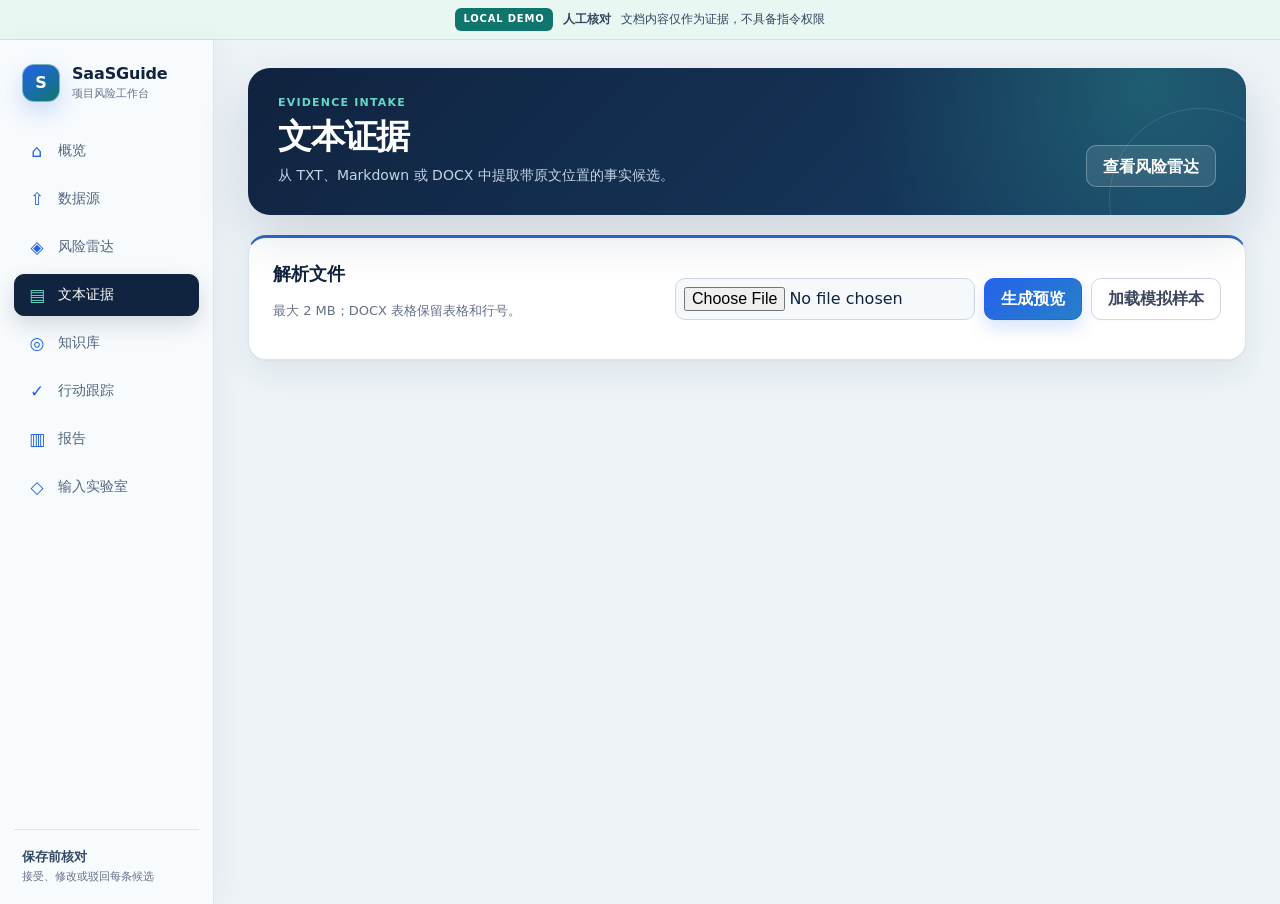
<file: evidence-intake.html>
<!doctype html><html lang="zh-CN"><head><meta charset="UTF-8"><meta name="viewport" content="width=device-width,initial-scale=1"><meta name="description" content="SaaSGuide 文本证据接入"><title>SaaSGuide｜文本证据</title><link rel="icon" href="data:,"><link rel="stylesheet" href="v2-shell.css"><link rel="stylesheet" href="evidence-intake.css"></head><body><div class="demo-notice" role="note"><span class="demo-notice__badge">LOCAL DEMO</span><strong>人工核对</strong><span>文档内容仅作为证据，不具备指令权限</span></div><div class="app-shell">
<aside class="sidebar" aria-label="主导航"><a class="brand" href="/"><span class="brand__mark">S</span><span><strong>SaaSGuide</strong><small>项目风险工作台</small></span></a><nav class="nav-list"><a href="/"><span>⌂</span>概览</a><a href="/data-sources"><span>⇧</span>数据源</a><a href="/risk-radar"><span>◈</span>风险雷达</a><a class="is-active" href="/evidence-intake" aria-current="page"><span>▤</span>文本证据</a><a href="/knowledge-base"><span>◎</span>知识库</a><a href="/action-tracker"><span>✓</span>行动跟踪</a><a href="/reports"><span>▥</span>报告</a><a href="/input-lab"><span>◇</span>输入实验室</a></nav><div class="sidebar__footer"><strong>保存前核对</strong><small>接受、修改或驳回每条候选</small></div></aside>
<main class="main-content"><header class="page-header"><div><p class="eyebrow">EVIDENCE INTAKE</p><h1>文本证据</h1><p class="subtitle">从 TXT、Markdown 或 DOCX 中提取带原文位置的事实候选。</p></div><a class="secondary-button" href="/risk-radar">查看风险雷达</a></header>
<section class="panel"><div><h2>解析文件</h2><p>最大 2 MB；DOCX 表格保留表格和行号。</p></div><div class="actions"><input id="file" type="file" accept=".txt,.md,.docx"><button id="upload" class="primary-button">生成预览</button><button id="sample" class="secondary-button">加载模拟样本</button></div></section><div id="message" class="message hidden" role="status"></div>
<section id="summary" class="hidden"><div class="heading"><div><h2>解析摘要</h2><p id="source"></p></div><span id="model" class="badge"></span></div><div id="metrics" class="metrics"></div></section>
<section id="review" class="hidden"><div class="heading"><div><h2>人工核对</h2><p>逐条选择接受、修改后接受或驳回。</p></div></div><div id="cards" class="cards"></div><div class="save"><label>核对人<input id="reviewer" value="本地演示用户" maxlength="80"></label><button id="save" class="primary-button">保存核对结果</button></div></section>
</main></div><script src="shell.js"></script><script src="evidence-intake.js"></script></body></html>
</file>
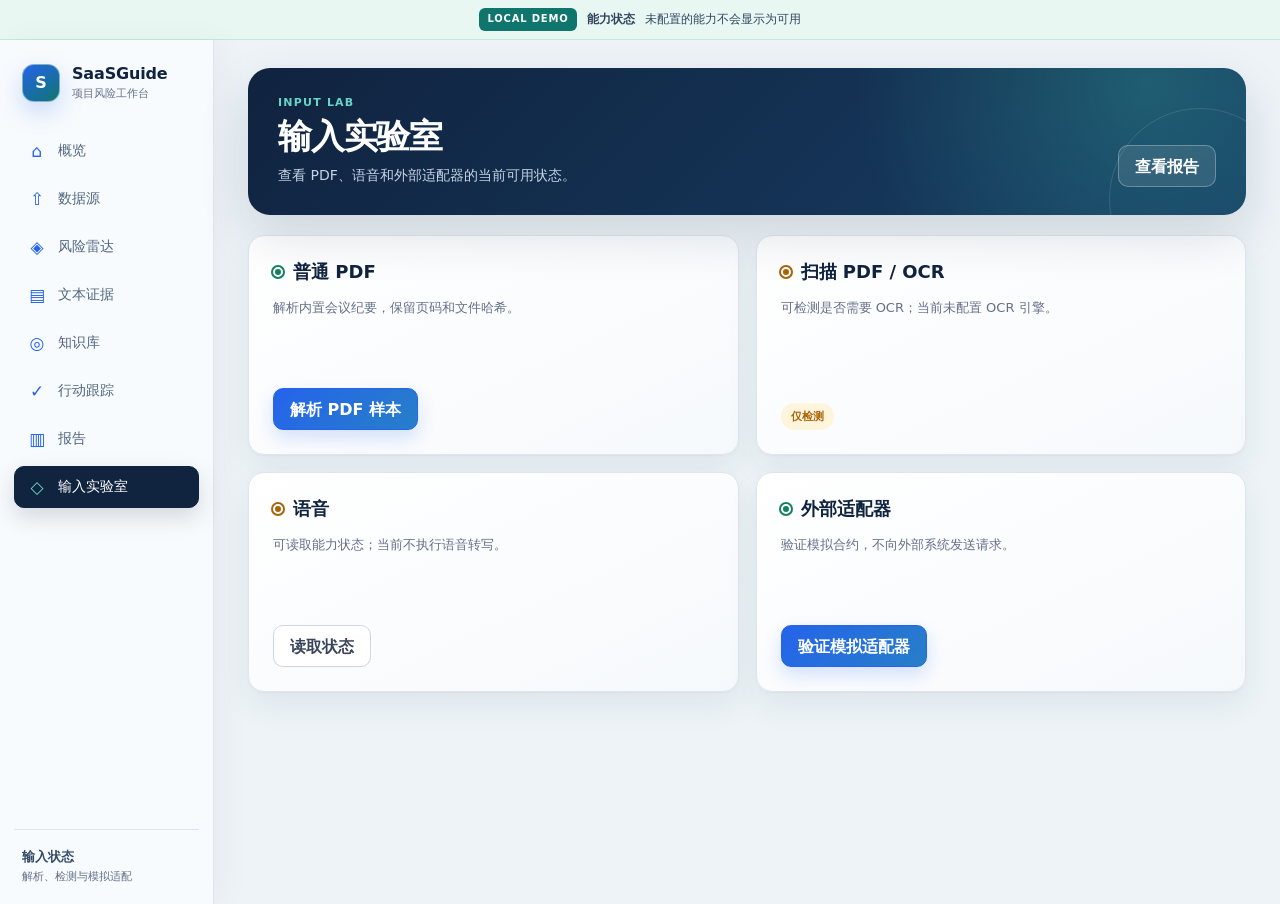
<file: input-lab.html>
<!doctype html><html lang="zh-CN"><head><meta charset="UTF-8"><meta name="viewport" content="width=device-width,initial-scale=1"><meta name="description" content="SaaSGuide 输入能力状态"><title>SaaSGuide｜输入实验室</title><link rel="icon" href="data:,"><link rel="stylesheet" href="v2-shell.css"><link rel="stylesheet" href="input-lab.css"></head><body><div class="demo-notice" role="note"><span class="demo-notice__badge">LOCAL DEMO</span><strong>能力状态</strong><span>未配置的能力不会显示为可用</span></div><div class="app-shell">
<aside class="sidebar" aria-label="主导航"><a class="brand" href="/"><span class="brand__mark">S</span><span><strong>SaaSGuide</strong><small>项目风险工作台</small></span></a><nav class="nav-list"><a href="/"><span>⌂</span>概览</a><a href="/data-sources"><span>⇧</span>数据源</a><a href="/risk-radar"><span>◈</span>风险雷达</a><a href="/evidence-intake"><span>▤</span>文本证据</a><a href="/knowledge-base"><span>◎</span>知识库</a><a href="/action-tracker"><span>✓</span>行动跟踪</a><a href="/reports"><span>▥</span>报告</a><a class="is-active" href="/input-lab" aria-current="page"><span>◇</span>输入实验室</a></nav><div class="sidebar__footer"><strong>输入状态</strong><small>解析、检测与模拟适配</small></div></aside>
<main class="main-content"><header class="page-header"><div><p class="eyebrow">INPUT LAB</p><h1>输入实验室</h1><p class="subtitle">查看 PDF、语音和外部适配器的当前可用状态。</p></div><a class="secondary-button" href="/reports">查看报告</a></header><div id="message" class="message hidden"></div>
<div class="grid"><section><div class="capability-heading"><span class="status-dot is-ready"></span><h2>普通 PDF</h2></div><p>解析内置会议纪要，保留页码和文件哈希。</p><button id="pdf" class="primary-button">解析 PDF 样本</button><div id="pdf-result" class="result"></div></section>
<section><div class="capability-heading"><span class="status-dot is-limited"></span><h2>扫描 PDF / OCR</h2></div><p>可检测是否需要 OCR；当前未配置 OCR 引擎。</p><span class="status-label">仅检测</span></section>
<section><div class="capability-heading"><span class="status-dot is-limited"></span><h2>语音</h2></div><p>可读取能力状态；当前不执行语音转写。</p><button id="voice" class="secondary-button">读取状态</button><div id="voice-result" class="result"></div></section>
<section><div class="capability-heading"><span class="status-dot is-ready"></span><h2>外部适配器</h2></div><p>验证模拟合约，不向外部系统发送请求。</p><button id="adapter" class="primary-button">验证模拟适配器</button><div id="adapter-result" class="result"></div></section></div>
</main></div><script src="shell.js"></script><script src="input-lab.js"></script></body></html>
</file>
<file: v2-shell.css>
:root {
  --ink: #10233f;
  --ink-soft: #334966;
  --muted: #647089;
  --muted-light: #8893a8;
  --line: #dfe5ef;
  --line-strong: #cfd7e5;
  --surface: #ffffff;
  --surface-subtle: #f6f9fc;
  --canvas: #edf3f7;
  --brand: #2563eb;
  --brand-dark: #1747b8;
  --brand-soft: #e8f0ff;
  --danger: #c93850;
  --danger-soft: #fff0f3;
  --warning: #a86408;
  --warning-soft: #fff4dc;
  --success: #14805e;
  --success-soft: #e8f7f1;
  --info: #3168c6;
  --info-soft: #eef5ff;
  --sidebar: #f8fbfd;
  --sidebar-active: #10233f;
  --shadow-card: 0 1px 2px rgba(16,35,63,.04), 0 14px 32px rgba(42,64,91,.07);
  --shadow-raised: 0 20px 50px rgba(16,35,63,.14);
  font-family: "Segoe UI", "Microsoft YaHei", system-ui, sans-serif;
  color: var(--ink);
  background: var(--canvas);
}

* { box-sizing: border-box; }
html { background: var(--canvas); scroll-behavior: smooth; }
body { margin: 0; min-width: 320px; background: var(--canvas); color: var(--ink); }
button, input, select, textarea, a { font: inherit; }
button { cursor: pointer; }
button, a, input, select, textarea, summary { -webkit-tap-highlight-color: transparent; }
button:focus-visible, a:focus-visible, input:focus-visible, select:focus-visible, textarea:focus-visible, summary:focus-visible {
  outline: 3px solid rgba(97, 87, 231, .25);
  outline-offset: 2px;
}
.is-hidden, .hidden { display: none !important; }

.demo-notice, .notice {
  min-height: 36px;
  display: flex;
  align-items: center;
  justify-content: center;
  gap: 10px;
  padding: 8px 20px;
  color: #31455f;
  background: #e9f7f3;
  border-bottom: 1px solid #c7e6dc;
  font-size: 12px;
  line-height: 1.45;
}
.demo-notice__badge, .notice b {
  padding: 4px 8px;
  border-radius: 6px;
  background: #0f766e;
  color: #fff;
  font-size: 10px;
  font-weight: 800;
  letter-spacing: .08em;
}
.demo-notice p, .notice p { margin: 0; }

.app-shell, .shell, .layout { display: flex; min-height: calc(100vh - 36px); }
.sidebar, .shell > aside, .layout > aside {
  width: 214px;
  flex: 0 0 214px;
  display: flex;
  flex-direction: column;
  padding: 24px 14px 20px;
  border-right: 1px solid var(--line);
  background: var(--sidebar);
  color: var(--ink);
  box-shadow: 10px 0 30px rgba(16,35,63,.035);
}
.brand {
  display: flex !important;
  align-items: center;
  gap: 12px;
  width: auto !important;
  height: auto !important;
  margin: 0 8px 28px;
  color: var(--ink);
  text-decoration: none;
  background: none !important;
}
.brand__mark {
  width: 38px;
  height: 38px;
  display: grid;
  place-items: center;
  border: 1px solid rgba(255,255,255,.45);
  border-radius: 12px;
  background: linear-gradient(145deg, #2563eb, #0f766e);
  box-shadow: 0 10px 24px rgba(37,99,235,.22);
  color: #fff;
  font-weight: 800;
}
.brand strong, .brand small, .sidebar__footer strong, .sidebar__footer small { display: block; }
.brand strong { font-size: 16px; letter-spacing: -.01em; }
.brand small, .sidebar__footer small { margin-top: 3px; color: var(--muted); font-size: 11px; }
.nav-list { display: grid !important; gap: 6px !important; margin: 0 !important; }
.nav-list a {
  min-height: 42px;
  display: flex;
  align-items: center;
  gap: 12px;
  padding: 10px 13px;
  border: 1px solid transparent;
  border-radius: 10px;
  color: #52667f;
  text-decoration: none;
  font-size: 14px;
  transition: color 160ms ease, background-color 160ms ease, border-color 160ms ease;
}
.nav-list a:hover { background: #edf3f8; color: var(--ink); }
.nav-list a.is-active {
  border-color: #10233f;
  background: var(--sidebar-active);
  color: #fff;
  box-shadow: 0 9px 22px rgba(16,35,63,.16);
}
.nav-list a span { width: 18px; text-align: center; color: var(--brand); font-size: 17px; }
.nav-list a.is-active span { color: #66d7c7; }
.sidebar__footer { margin-top: auto; padding: 18px 8px 0; border-top: 1px solid var(--line); color: var(--ink-soft); font-size: 13px; }

.main-content, .shell > main, .layout > main { width: calc(100% - 214px); max-width: 1580px; padding: 28px 34px 80px; }
.page-header { position: relative; overflow: hidden; display: flex; align-items: flex-end; justify-content: space-between; gap: 28px; margin-bottom: 20px; padding: 28px 30px; border-radius: 22px; background: radial-gradient(circle at 90% 10%, rgba(56,189,168,.28), transparent 32%), linear-gradient(135deg,#10233f,#173d64); color: #fff; box-shadow: var(--shadow-raised); }
.page-header::after { content: ""; position: absolute; right: -45px; bottom: -75px; width: 180px; height: 180px; border: 1px solid rgba(255,255,255,.12); border-radius: 50%; }
.eyebrow { margin: 0 0 7px; color: var(--brand); font-size: 11px; font-weight: 800; letter-spacing: .11em; }
.page-header .eyebrow { color: #66d7c7; }
.page-header h1 { margin: 0; font-size: clamp(27px, 3vw, 34px); line-height: 1.18; letter-spacing: -.035em; }
.subtitle { max-width: 720px; margin: 8px 0 0; color: var(--muted); font-size: 14px; line-height: 1.7; }
.page-header .subtitle { color: #c6d5e5; }
.page-header .secondary-button { position: relative; z-index: 1; border-color: rgba(255,255,255,.28); background: rgba(255,255,255,.1); color: #fff; }
.page-header .secondary-button:hover { background: rgba(255,255,255,.18); }

.primary-button, .secondary-button, .button {
  min-height: 42px;
  display: inline-flex;
  justify-content: center;
  align-items: center;
  gap: 7px;
  padding: 10px 16px;
  border-radius: 10px;
  text-decoration: none;
  font-weight: 700;
  line-height: 1.2;
  transition: background-color 160ms ease, border-color 160ms ease, box-shadow 160ms ease, color 160ms ease;
}
.primary-button, .button:not(.secondary) { border: 1px solid var(--brand); background: linear-gradient(135deg,var(--brand),#277fc8); color: #fff; box-shadow: 0 8px 18px rgba(37,99,235,.18); }
.primary-button:hover:not(:disabled), .button:not(.secondary):hover { border-color: var(--brand-dark); background: var(--brand-dark); box-shadow: 0 8px 18px rgba(97,87,231,.22); }
.secondary-button, .button.secondary { border: 1px solid var(--line-strong); background: #fff; color: #3b465d; box-shadow: 0 1px 2px rgba(17,26,46,.025); }
.secondary-button:hover:not(:disabled), .button.secondary:hover { border-color: #b8c2d3; background: var(--surface-subtle); }
.primary-button:disabled, .secondary-button:disabled, .button:disabled { cursor: not-allowed; opacity: .48; box-shadow: none; }

.card, .panel, .content-panel, .main-content > section, .shell main > section, .layout main > section {
  margin-bottom: 20px;
  padding: 24px;
  border: 1px solid var(--line);
  border-radius: 18px;
  background: var(--surface);
  box-shadow: var(--shadow-card);
}
.card h2, .panel h2, .content-panel h2, .main-content > section h2, .shell main > section h2, .layout main > section h2 { margin: 0; font-size: 18px; line-height: 1.35; }
.card p, .panel p, .content-panel p, .main-content > section p, .shell main > section p, .layout main > section p { color: var(--muted); font-size: 13px; line-height: 1.7; }
.section-heading, .heading, .section-title { display: flex; align-items: center; justify-content: space-between; gap: 20px; margin-bottom: 20px; }
.section-heading h2, .heading h2, .section-title h2 { margin: 0; }
.section-heading p, .heading p, .section-title p { margin: 6px 0 0; }

.message { position: relative; margin: 0 0 20px; padding: 14px 16px 14px 42px; border: 1px solid #cfe0f8; border-radius: 12px; background: var(--info-soft); color: #24589f; font-size: 13px; line-height: 1.6; }
.message::before { content: "i"; position: absolute; left: 16px; top: 14px; width: 18px; height: 18px; display: grid; place-items: center; border-radius: 50%; background: currentColor; color: #fff; font-size: 11px; font-weight: 800; }
.message.error { border-color: #f1c4cc; background: var(--danger-soft); color: #92283a; }
.message.error::before { content: "!"; }
.badge, .source-badge, .validation-badge { display: inline-flex; align-items: center; min-height: 28px; padding: 5px 10px; border-radius: 999px; background: var(--brand-soft); color: var(--brand-dark); font-size: 11px; font-weight: 800; white-space: nowrap; }
.workflow-strip { display: grid; grid-template-columns: repeat(6,minmax(0,1fr)); gap: 1px; overflow: hidden; margin: 0 0 20px; padding: 0 !important; border: 1px solid var(--line); border-radius: 18px; background: var(--line); box-shadow: var(--shadow-card); }
.workflow-step { min-width: 0; padding: 15px 13px; background: #fff; }
.workflow-step b { display: block; margin-bottom: 4px; color: var(--ink); font-size: 12px; }
.workflow-step small { display: block; color: var(--muted); font-size: 10px; line-height: 1.45; }
.workflow-step::before { content: attr(data-step); display: inline-grid; place-items: center; width: 23px; height: 23px; margin-bottom: 9px; border-radius: 8px; background: var(--brand-soft); color: var(--brand); font-size: 10px; font-weight: 800; }
.workflow-step.is-human::before { background: var(--success-soft); color: var(--success); }
.metrics, .summary-grid { display: grid; grid-template-columns: repeat(4, minmax(0, 1fr)); gap: 14px; }
.metric { min-width: 0; padding: 17px; border: 1px solid var(--line); border-radius: 13px; background: linear-gradient(180deg,#fff,var(--surface-subtle)); }
.metric b, .metric strong { display: block; font-size: 27px; line-height: 1.08; font-variant-numeric: tabular-nums; }
.metric span { display: block; margin-top: 7px; color: var(--muted); font-size: 11px; }

input, select, textarea { border: 1px solid var(--line-strong); border-radius: 10px; background: #fff; color: var(--ink); transition: border-color 160ms ease, box-shadow 160ms ease; }
input:hover, select:hover, textarea:hover { border-color: #b7c1d2; }
input:focus, select:focus, textarea:focus { outline: none; border-color: var(--brand); box-shadow: 0 0 0 3px rgba(97,87,231,.14); }
input:disabled, select:disabled, textarea:disabled { cursor: not-allowed; background: #f0f2f6; color: var(--muted); }

@media (max-width: 1100px) { .main-content, .shell > main, .layout > main { padding-inline: 28px; } }
@media (max-width: 980px) {
  .metrics, .summary-grid { grid-template-columns: repeat(2, minmax(0, 1fr)); }
  .page-header { align-items: flex-start; flex-direction: column; }
  .workflow-strip { grid-template-columns: repeat(3,minmax(0,1fr)); }
}
@media (max-width: 700px) {
  .demo-notice, .notice { align-items: flex-start; justify-content: flex-start; flex-wrap: wrap; padding-inline: 14px; }
  .app-shell, .shell, .layout { display: block; }
  .sidebar, .shell > aside, .layout > aside { width: 100%; padding: 14px; }
  .brand { margin: 0 4px 14px; }
  .nav-list { display: flex !important; overflow-x: auto; padding: 2px 0 6px; scrollbar-width: thin; overscroll-behavior-inline: contain; }
  .nav-list a { flex: 0 0 auto; }
  .nav-list a.is-active { box-shadow: 0 7px 16px rgba(16,35,63,.15); }
  .sidebar__footer { display: none; }
  .main-content, .shell > main, .layout > main { width: 100%; padding: 24px 14px 56px; }
  .page-header { gap: 18px; margin-bottom: 18px; padding: 24px 20px; border-radius: 18px; }
  .page-header h1 { font-size: 28px; }
  .section-heading, .heading, .section-title { align-items: flex-start; flex-direction: column; }
  .card, .panel, .content-panel, .main-content > section, .shell main > section, .layout main > section { padding: 20px; border-radius: 15px; }
}
@media (max-width: 520px) { .workflow-strip { grid-template-columns: 1fr 1fr; } }
@media (max-width: 420px) { .metrics, .summary-grid { grid-template-columns: 1fr; } }
@media (prefers-reduced-motion: reduce) {
  *, *::before, *::after { scroll-behavior: auto !important; transition-duration: .01ms !important; animation-duration: .01ms !important; animation-iteration-count: 1 !important; }
}
</file>
<file: evidence-intake.css>
.panel { display: flex; align-items: center; justify-content: space-between; gap: 24px; border-top: 3px solid var(--info) !important; }
.actions { display: flex; align-items: center; justify-content: flex-end; gap: 9px; flex-wrap: wrap; }
.actions input { max-width: 300px; padding: 8px; background: var(--surface-subtle); }
.cards { display: grid; gap: 13px; }
.card { padding: 17px; border-left: 4px solid var(--success); box-shadow: none; }
.card.suspicious { border-color: #e7c36d; border-left-color: var(--warning); background: #fffaf0; }
.card-head { display: flex; justify-content: space-between; gap: 12px; padding-bottom: 10px; border-bottom: 1px solid var(--line); }
.card-head small { color: var(--muted-light); }
.card code { display: block; margin: 12px 0; padding: 12px; border-radius: 9px; background: var(--surface-subtle); white-space: pre-wrap; overflow-wrap: anywhere; color: var(--ink-soft); font-family: inherit; line-height: 1.7; }
.card select, .save input { min-height: 40px; padding: 8px 10px; }
.card label { color: var(--muted); font-size: 12px; font-weight: 700; }
.save { display: flex; align-items: center; justify-content: space-between; gap: 18px; margin-top: 20px; padding: 19px; border: 1px solid #d9d4ff; border-radius: 12px; background: #faf9ff; }
.save label { display: flex; align-items: center; gap: 9px; font-size: 12px; font-weight: 700; }
@media (max-width:700px) {
  .panel, .save { align-items: stretch; flex-direction: column; }
  .actions { justify-content: stretch; }
  .actions > * { width: 100%; max-width: none; }
  .card-head { flex-direction: column; }
}
</file>
<file: input-lab.css>
.grid { display: grid; grid-template-columns: repeat(2,minmax(0,1fr)); gap: 17px; }
.grid section { min-width: 0; min-height: 220px; display: flex; align-items: flex-start; flex-direction: column; padding: 24px; border: 1px solid var(--line); border-radius: 16px; background: linear-gradient(155deg,#fff,var(--surface-subtle)); box-shadow: var(--shadow-card); }
.grid section h2 { margin: 0; font-size: 18px; }
.grid section p { color: var(--muted); font-size: 13px; line-height: 1.7; }
.grid section button, .grid section .status-label { margin-top: auto; }
.capability-heading { display: flex; align-items: center; gap: 10px; }
.status-dot { width: 10px; height: 10px; border: 2px solid #fff; border-radius: 50%; box-shadow: 0 0 0 2px currentColor; }
.status-dot.is-ready { background: var(--success); color: var(--success); }
.status-dot.is-limited { background: var(--warning); color: var(--warning); }
.status-label { display: inline-flex; padding: 6px 10px; border-radius: 999px; background: var(--warning-soft); color: var(--warning); font-size: 11px; font-weight: 800; }
.result { width: 100%; min-height: 44px; margin-top: 15px; padding: 13px; border: 1px solid #ddd8ff; border-radius: 10px; background: #f7f5ff; color: var(--ink-soft); font-size: 12px; line-height: 1.65; white-space: pre-wrap; overflow-wrap: anywhere; }
.result:empty { display:none; }
@media (max-width:700px) { .grid { grid-template-columns:1fr; } .grid section { min-height:200px; } }
</file>
